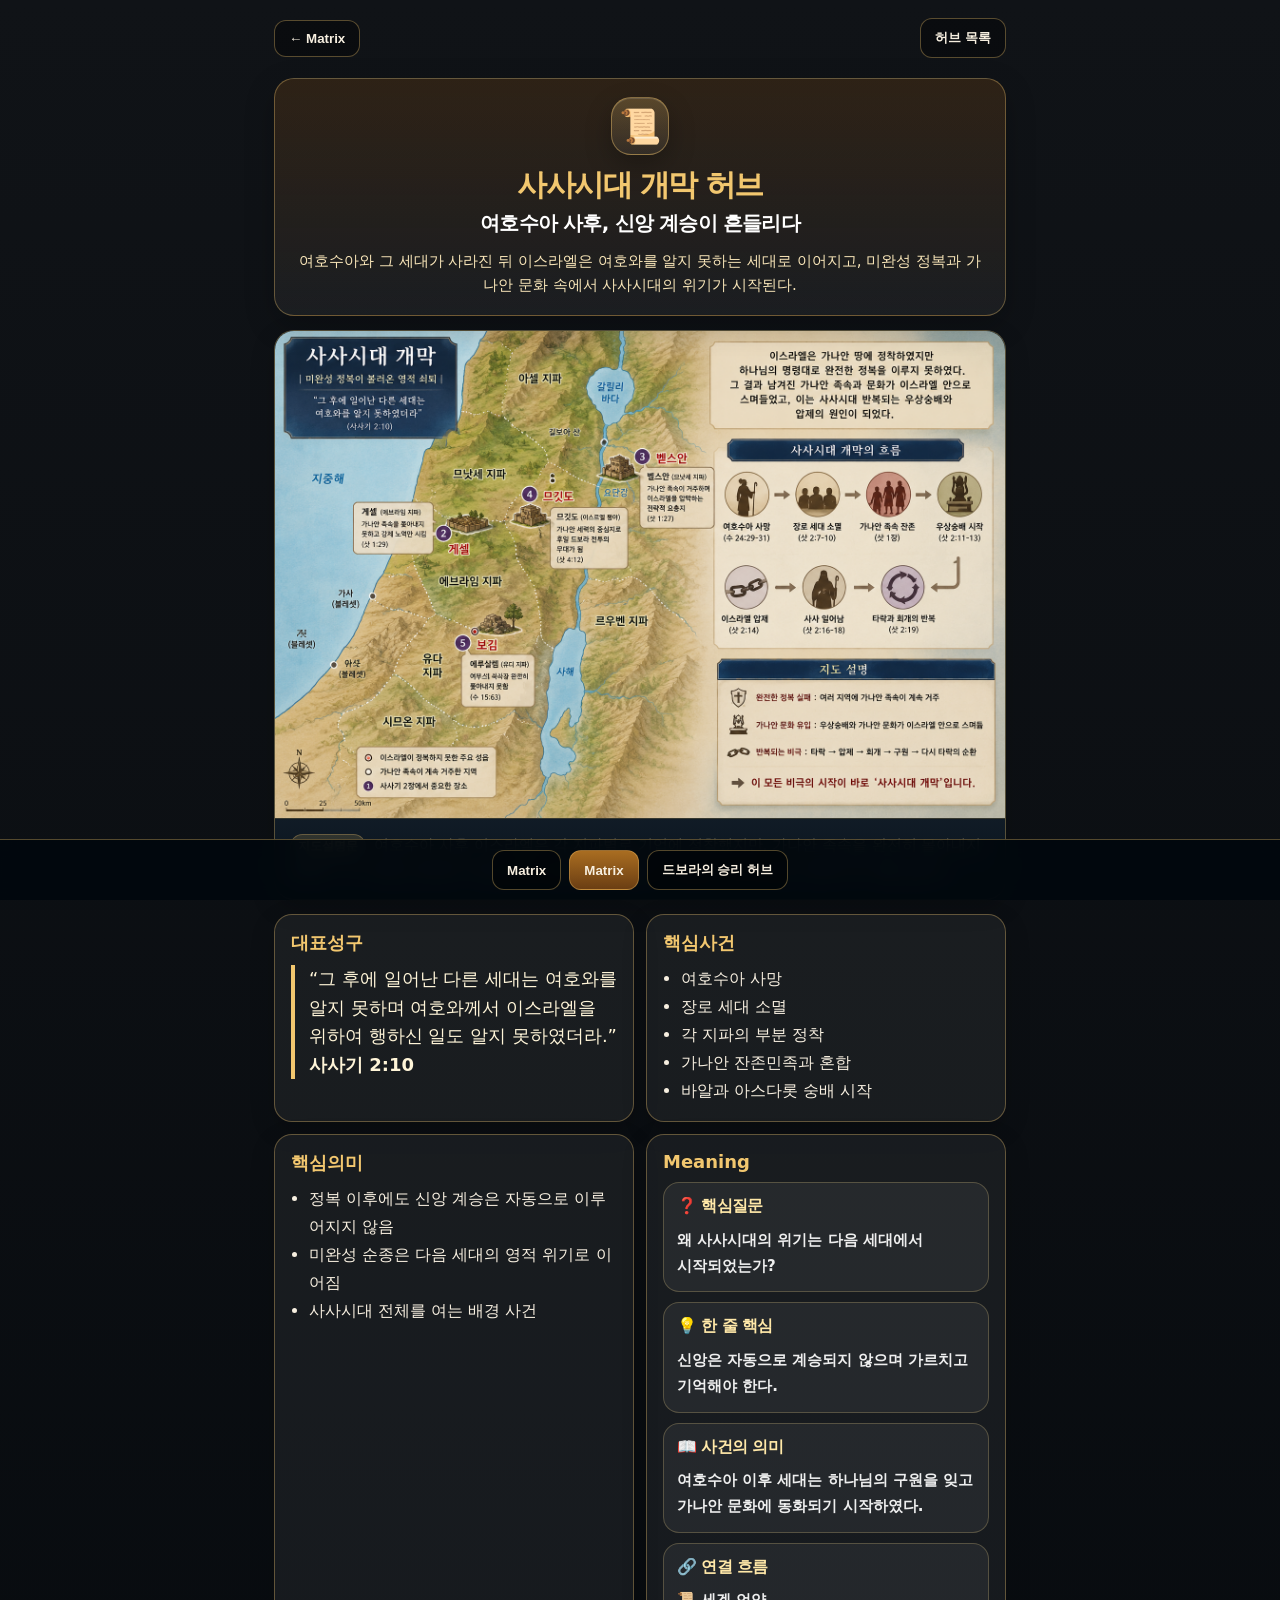
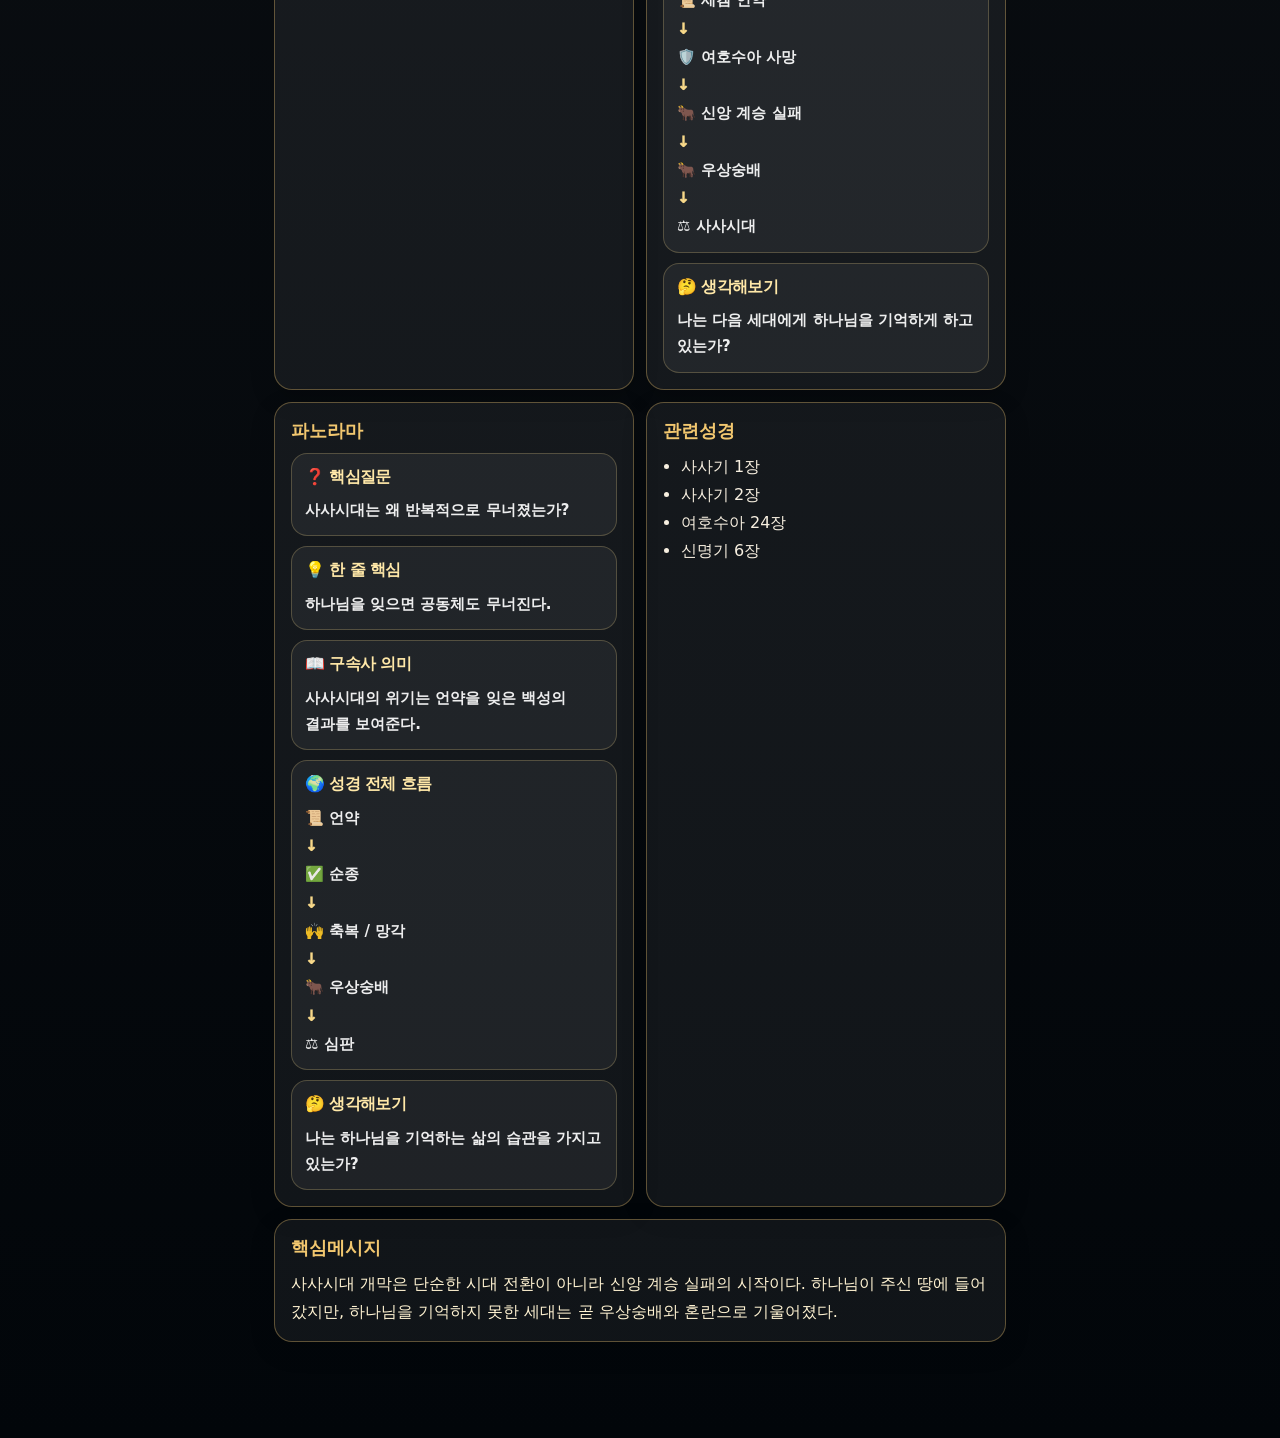
<file: hubs/index.html>
<!doctype html>
<html lang="ko">
<head>
<meta charset="utf-8"/>
<meta name="viewport" content="width=device-width,initial-scale=1,maximum-scale=1,user-scalable=no,viewport-fit=cover"/>
<title>사사시대 허브</title>
<link rel="stylesheet" href="style.css"/>
<style>
#connections,
#integration{
  scroll-margin-top:0 !important;
}
</style>
</head>
<body>
<div class="wrap">
  <header class="top">
    <button onclick="location.href='../index.html'">← Matrix</button>
    <button onclick="openList()">허브 목록</button>
  </header>

  <section class="head">
    <div class="hubSymbol" id="hubIcon"></div>
    <h1 id="title"></h1>
    <div class="sub" id="subtitle"></div>
    <div class="theme" id="theme"></div>
  </section>

  <section class="mapCard mapFirst">
    <img id="map" alt="허브 지도"/>
    <div class="mapText" id="mapText"></div>
  </section>

  <section class="grid">
    <article class="card"><h2>대표성구</h2><div class="verse" id="verse"></div></article>
    <article class="card"><h2>핵심사건</h2><ul id="events"></ul></article>
    <article class="card"><h2>핵심의미</h2><ul id="meaning"></ul></article>
    <article class="card" id="connections">
  <h2>Meaning</h2>
  <div class="exploreGrid" id="connectionsContent"></div>
</article>

<article class="card" id="integration">
  <h2>파노라마</h2>
  <div class="exploreGrid" id="integratedContent"></div>
</article>
    <article class="card"><h2>관련성경</h2><ul id="refs"></ul></article>
    <article class="card message"><h2>핵심메시지</h2><p id="message"></p></article>
  </section>

  <section class="nextEraCard" id="nextEraCard" style="display:none">
    <div class="nextEraText">
      <strong id="nextEraTitle">다음 시대</strong>
      <span id="nextEraDesc"></span>
    </div>
    <button id="nextEraBtn">통일왕국 매트릭스</button>
  </section>
</div>

<nav class="bottom">
  <button id="prevBtn">이전</button>
  <button id="matrixBtn" onclick="location.href='../index.html'">Matrix</button>
  <button id="nextBtn">다음</button>
</nav>

<div class="listModal" id="listModal" aria-modal="true" role="dialog">
  <div class="listPanel">
    <button class="listClose" onclick="closeList()">×</button>
    <h2>사사시대 허브 목록</h2>
    <div class="hubList" id="hubList"></div>
  </div>
</div>

<script src="js/app.js"></script>
</body>
</html>
</file>
<file: hubs/style.css>
:root{--gold:#f2c76f;--gold2:#ffe4a0;--line:rgba(242,199,111,.34);--bg:#071017}*{box-sizing:border-box;-webkit-tap-highlight-color:transparent}html,body{margin:0;min-height:100%;background:linear-gradient(#101317,#02060a);color:#f7efe0;font-family:system-ui,-apple-system,"Noto Sans KR","Apple SD Gothic Neo",sans-serif}body{padding-bottom:env(safe-area-inset-bottom)}.wrap{max-width:760px;margin:0 auto;padding:18px 14px 96px}.top{display:flex;justify-content:space-between;gap:10px;align-items:center}.top button,.bottom button{border:1px solid var(--line);background:rgba(0,0,0,.35);color:#f7efe0;padding:10px 14px;border-radius:12px;font-weight:900}.head{position:relative;text-align:center;margin:20px 0 14px;padding:18px;border:1px solid var(--line);border-radius:20px;background:linear-gradient(180deg,rgba(126,75,22,.28),rgba(255,255,255,.05));box-shadow:0 10px 30px rgba(0,0,0,.22)}.hubSymbol{width:58px;height:58px;margin:0 auto 10px;border-radius:20px;display:flex;align-items:center;justify-content:center;font-size:34px;background:linear-gradient(180deg,rgba(242,199,111,.23),rgba(255,255,255,.055));border:1px solid rgba(242,199,111,.42);box-shadow:0 10px 26px rgba(0,0,0,.26), inset 0 1px 0 rgba(255,255,255,.12)}h1{color:var(--gold);font-size:30px;margin:0 0 4px;letter-spacing:-.05em}.sub{color:#fff;font-size:20px;font-weight:850;margin-bottom:12px;letter-spacing:-.04em}.theme{color:#f8e5b8;line-height:1.6;font-size:15px;font-weight:400}.mapCard{border:1px solid var(--line);border-radius:20px;overflow:hidden;background:#08131e;margin:14px 0;box-shadow:0 8px 24px rgba(0,0,0,.18)}.mapCard img{width:100%;display:block;min-height:180px;object-fit:cover;background:#0b1720;border-bottom:1px solid rgba(242,199,111,.18)}.mapText{padding:14px 15px 16px;color:#f2dfb4;font-weight:400;line-height:1.62;font-size:15px;background:linear-gradient(180deg,rgba(255,255,255,.035),rgba(0,0,0,.08))}.mapText::before{content:'지도설명문';display:inline-block;margin-right:8px;padding:2px 7px;border-radius:999px;background:rgba(242,199,111,.15);border:1px solid rgba(242,199,111,.28);font-size:12px;color:#ffe3a4;font-weight:650}.grid{display:grid;grid-template-columns:1fr 1fr;gap:12px}.card{border:1px solid var(--line);background:rgba(255,255,255,.06);border-radius:18px;padding:16px;box-shadow:0 8px 24px rgba(0,0,0,.18)}.card h2{font-size:18px;color:var(--gold);margin:0 0 10px}.verse{font-size:18px;line-height:1.58;border-left:4px solid var(--gold);padding-left:14px;color:#fff5d8}ul{margin:0;padding-left:18px;line-height:1.75}.message{grid-column:1/-1}.message p{margin:0;line-height:1.7;color:#fff3d2}.nextEraCard{margin:14px 0 4px;border:1px solid rgba(242,199,111,.45);border-radius:20px;padding:16px;background:linear-gradient(180deg,rgba(169,109,33,.28),rgba(255,255,255,.06));box-shadow:0 10px 28px rgba(0,0,0,.22);display:flex;gap:12px;align-items:center;justify-content:space-between}.nextEraText{line-height:1.45;color:#f8e5b8}.nextEraText strong{display:block;color:var(--gold);font-size:18px;margin-bottom:4px}.nextEraText span{font-size:14px}.nextEraCard button{border:1px solid rgba(242,199,111,.5);background:linear-gradient(180deg,#b97925,#704216);color:#fff7df;border-radius:14px;padding:12px 14px;font-weight:950;white-space:nowrap}.bottom button.next-era{background:linear-gradient(180deg,#b97925,#704216);color:#fff7df}
.bottom{position:fixed;left:0;right:0;bottom:0;background:rgba(2,8,13,.94);backdrop-filter:blur(10px);border-top:1px solid var(--line);padding:10px calc(10px + env(safe-area-inset-right)) calc(10px + env(safe-area-inset-bottom)) calc(10px + env(safe-area-inset-left));display:flex;gap:8px;justify-content:center;z-index:20}.bottom button:nth-child(2){background:linear-gradient(180deg,#a96d21,#6b3e13)}.listModal{position:fixed;inset:0;background:rgba(0,0,0,.58);display:none;align-items:flex-end;justify-content:center;z-index:50;padding:0 10px calc(86px + env(safe-area-inset-bottom));}.listModal.show{display:flex}.listPanel{width:100%;max-width:760px;background:linear-gradient(180deg,rgba(21,25,30,.98),rgba(5,9,13,.98));border:1px solid var(--line);border-radius:22px;padding:18px;box-shadow:0 -22px 50px rgba(0,0,0,.5);position:relative}.listPanel h2{margin:0 44px 14px 0;color:var(--gold);font-size:22px}.listClose{position:absolute;right:14px;top:12px;width:34px;height:34px;border-radius:50%;border:1px solid var(--line);background:rgba(255,255,255,.08);color:#fff;font-size:22px}.hubList{display:grid;gap:8px}.hubItem{width:100%;text-align:left;border:1px solid rgba(242,199,111,.28);background:rgba(255,255,255,.06);color:#f7efe0;border-radius:14px;padding:12px 14px;font-weight:900;display:flex;align-items:center;gap:11px}.hubItemIcon{width:38px;height:38px;flex:0 0 38px;border-radius:13px;display:flex;align-items:center;justify-content:center;font-size:22px;background:rgba(242,199,111,.12);border:1px solid rgba(242,199,111,.27)}.hubItemText{display:block;line-height:1.22}.hubItemText small{display:block;color:#f4d28b;font-weight:700;margin-top:3px}@media(max-width:720px){.nextEraCard{flex-direction:column;align-items:stretch;text-align:center}.nextEraCard button{width:100%;font-size:16px}.grid{grid-template-columns:1fr}h1{font-size:26px}.sub{font-size:18px}.wrap{padding-left:12px;padding-right:12px}}@media(max-width:430px){.hubSymbol{width:52px;height:52px;font-size:31px;border-radius:18px}.hubItemIcon{width:34px;height:34px;flex-basis:34px;font-size:20px}.verse{font-size:17px}}


/* v3.4 M05 standard: 연결탐험/통합탐험 카드형 + 세로형 흐름 */
.exploreGrid{display:grid!important;gap:10px!important;padding-left:0!important;margin:0!important}
.exploreCard{
  list-style:none!important;
  border:1px solid rgba(247,216,137,.24)!important;
  border-radius:16px!important;
  background:rgba(255,255,255,.06)!important;
  padding:12px 13px!important;
  margin:0!important;
}
.exploreCard b{
  display:block!important;
  color:#ffe8a8!important;
  font-size:16px!important;
  margin-bottom:10px!important;
  line-height:1.35!important;
  letter-spacing:-.04em!important;
}
.exploreCard p{
  margin:0!important;
  color:rgba(255,255,255,.92)!important;
  font-size:15px!important;
  line-height:1.75!important;
  font-weight:780!important;
  white-space:normal!important;
  word-break:keep-all!important;
}
.exploreCard .flowLine{display:block!important}
.exploreCard .flowArrow{
  display:block!important;
  color:#f7d889!important;
  font-weight:950!important;
  text-align:left!important;
  padding:2px 0!important;
}
</file>
